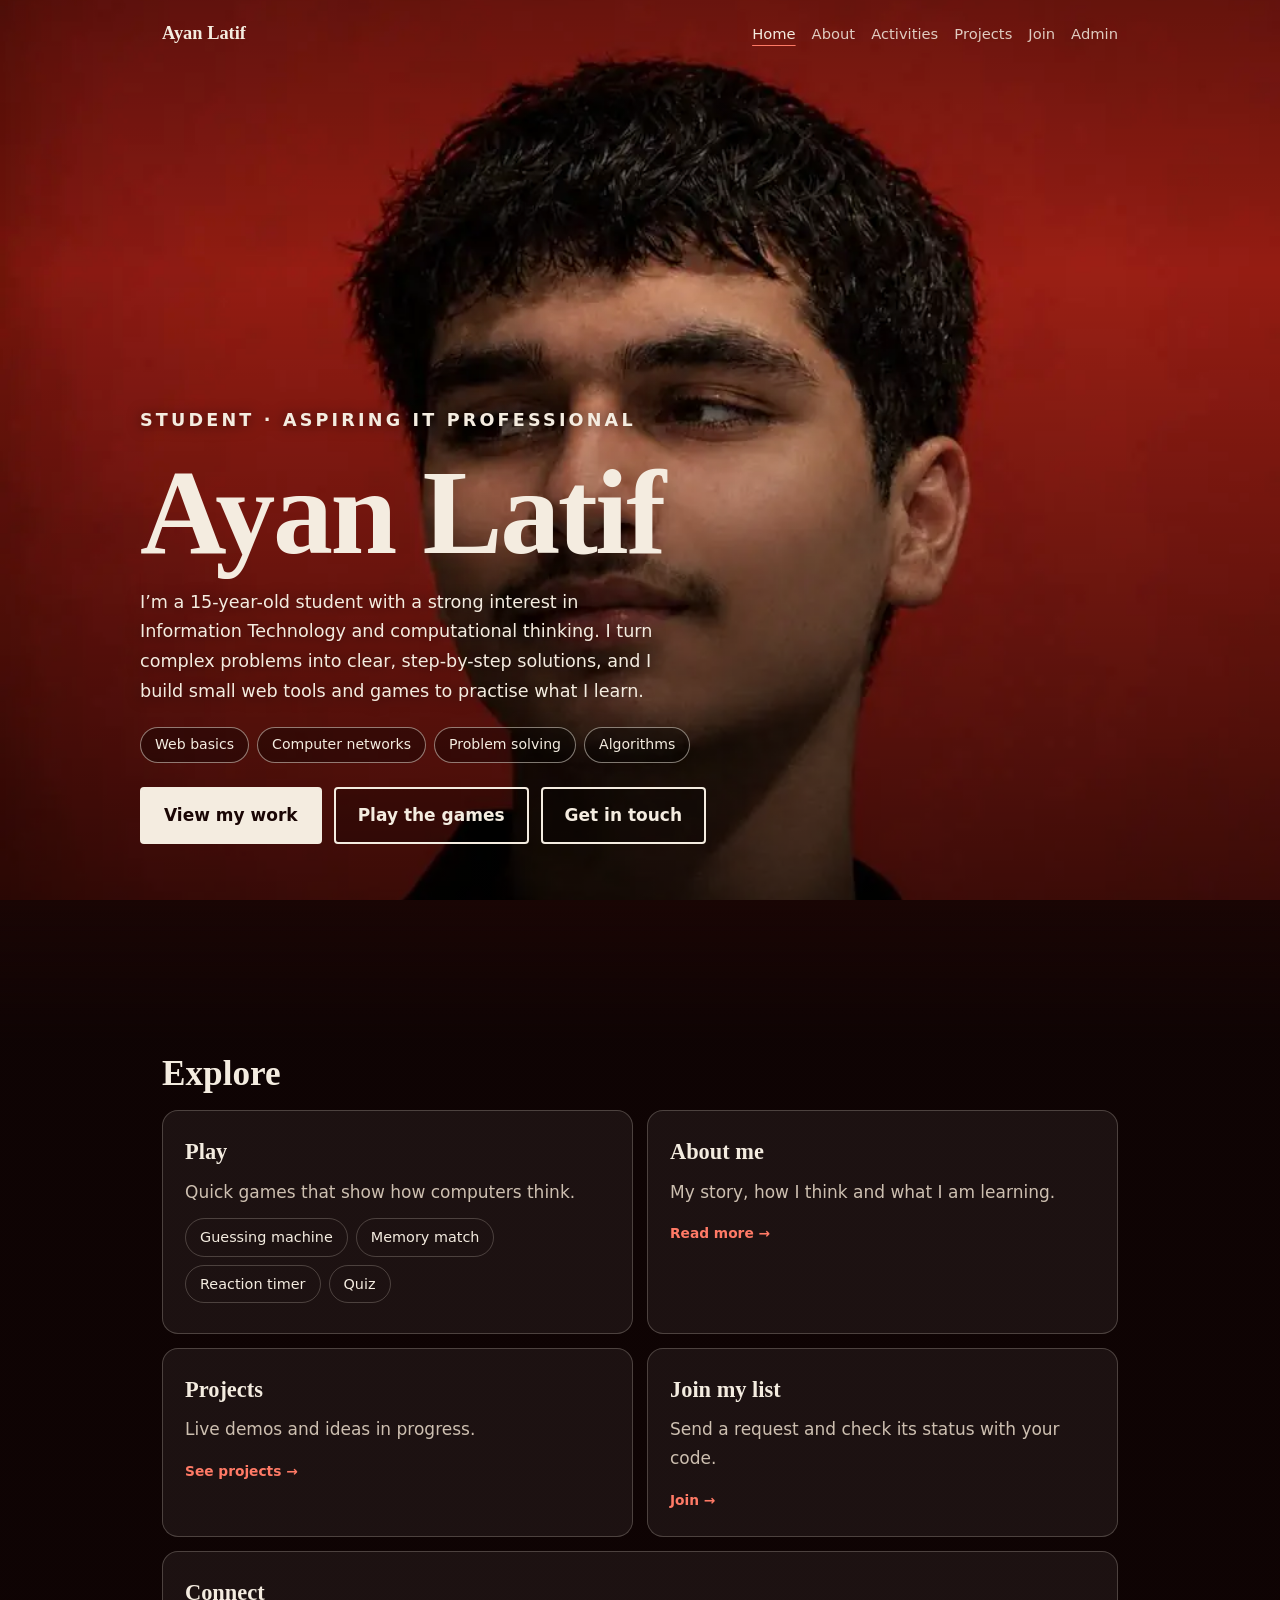
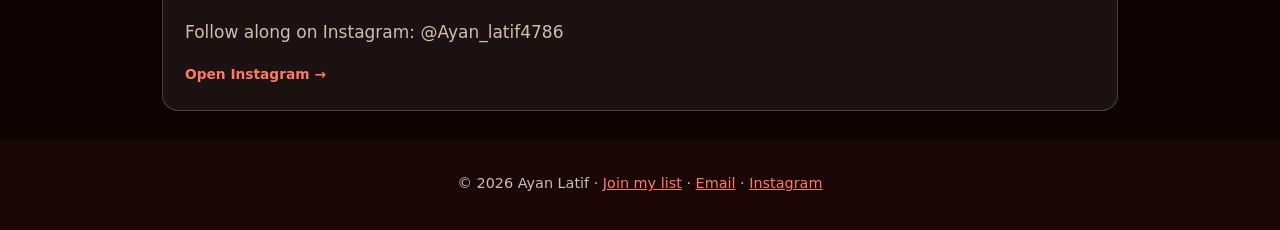
<file: index.html>
<!DOCTYPE html><html lang="en"><head><meta charset="utf-8"><meta name="viewport" content="width=device-width, initial-scale=1, viewport-fit=cover"><meta name="description" content="Ayan Latif is a 15-year-old student and aspiring IT professional who builds web tools and games."><meta property="og:title" content="Ayan Latif – Portfolio"><meta property="og:description" content="Ayan Latif, a 15-year-old student who loves Information Technology and computational thinking."><meta property="og:type" content="website"><meta property="og:site_name" content="Ayan Latif"><meta property="og:url" content="https://ayanlatif198-lab.github.io/"><meta property="og:image" content="https://ayanlatif198-lab.github.io/assets/og.jpg"><meta property="og:image:width" content="1200"><meta property="og:image:height" content="630"><meta property="og:image:alt" content="Ayan Latif, student and aspiring IT professional"><meta name="twitter:card" content="summary_large_image"><meta name="twitter:image" content="https://ayanlatif198-lab.github.io/assets/og.jpg"><meta name="theme-color" content="#1a0605"><link rel="icon" href="favicon.svg" type="image/svg+xml"><link rel="icon" href="favicon.ico" sizes="32x32"><link rel="apple-touch-icon" href="apple-touch-icon.png"><link rel="manifest" href="site.webmanifest"><title>Ayan Latif – Portfolio</title><link rel="preload" as="image" href="assets/bg.webp" type="image/webp"><link rel="stylesheet" href="assets/style.css?v=2"><script>document.documentElement.className="js"</script></head><body class=""><div class="bar" id="bar"></div><div class="bg"></div><header class="top"><a class="logo" href="index.html">Ayan Latif</a><nav><a href="index.html" aria-current="page">Home</a><a href="about.html">About</a><a href="activities.html">Activities</a><a href="projects.html">Projects</a><a href="join.html">Join</a><a href="admin.html">Admin</a></nav></header><main><div class="hero"><div class="intro"><p class="eyebrow">Student &middot; Aspiring IT professional</p><h1>Ayan Latif</h1>
<p>I&rsquo;m a 15-year-old student with a strong interest in Information Technology and computational thinking. I turn complex problems into clear, step-by-step solutions, and I build small web tools and games to practise what I learn.</p>
<ul class="chips"><li>Web basics</li><li>Computer networks</li><li>Problem solving</li><li>Algorithms</li></ul>
<div class="btns"><a class="btn solid" href="projects.html">View my work</a><a class="btn" href="activities.html">Play the games</a><a class="btn" href="join.html">Get in touch</a></div></div></div>
<div class="home"><div class="wrap"><h2>Explore</h2><div class="bento">
<div class="tile"><h3>Play</h3><p>Quick games that show how computers think.</p><div class="pills"><a href="activities.html#guess">Guessing machine</a><a href="activities.html#memory">Memory match</a><a href="activities.html#reaction">Reaction timer</a><a href="activities.html#quizc">Quiz</a></div></div>
<a class="tile" href="about.html"><h3>About me</h3><p>My story, how I think and what I am learning.</p><span class="tag">Read more &rarr;</span></a>
<a class="tile" href="projects.html"><h3>Projects</h3><p>Live demos and ideas in progress.</p><span class="tag">See projects &rarr;</span></a>
<a class="tile" href="join.html"><h3>Join my list</h3><p>Send a request and check its status with your code.</p><span class="tag">Join &rarr;</span></a>
<a class="tile wide" href="https://www.instagram.com/Ayan_latif4786/" target="_blank" rel="noopener"><h3>Connect</h3><p>Follow along on Instagram: @Ayan_latif4786</p><span class="tag">Open Instagram &rarr;</span></a>
</div></div></div></main><footer>&copy; 2026 Ayan Latif &middot; <a href="join.html">Join my list</a> &middot; <a href="mailto:ayanlatif198@gmail.com">Email</a> &middot; <a href="https://www.instagram.com/Ayan_latif4786/" target="_blank" rel="noopener">Instagram</a></footer><script src="assets/app.js?v=2" defer></script></body></html>
</file>
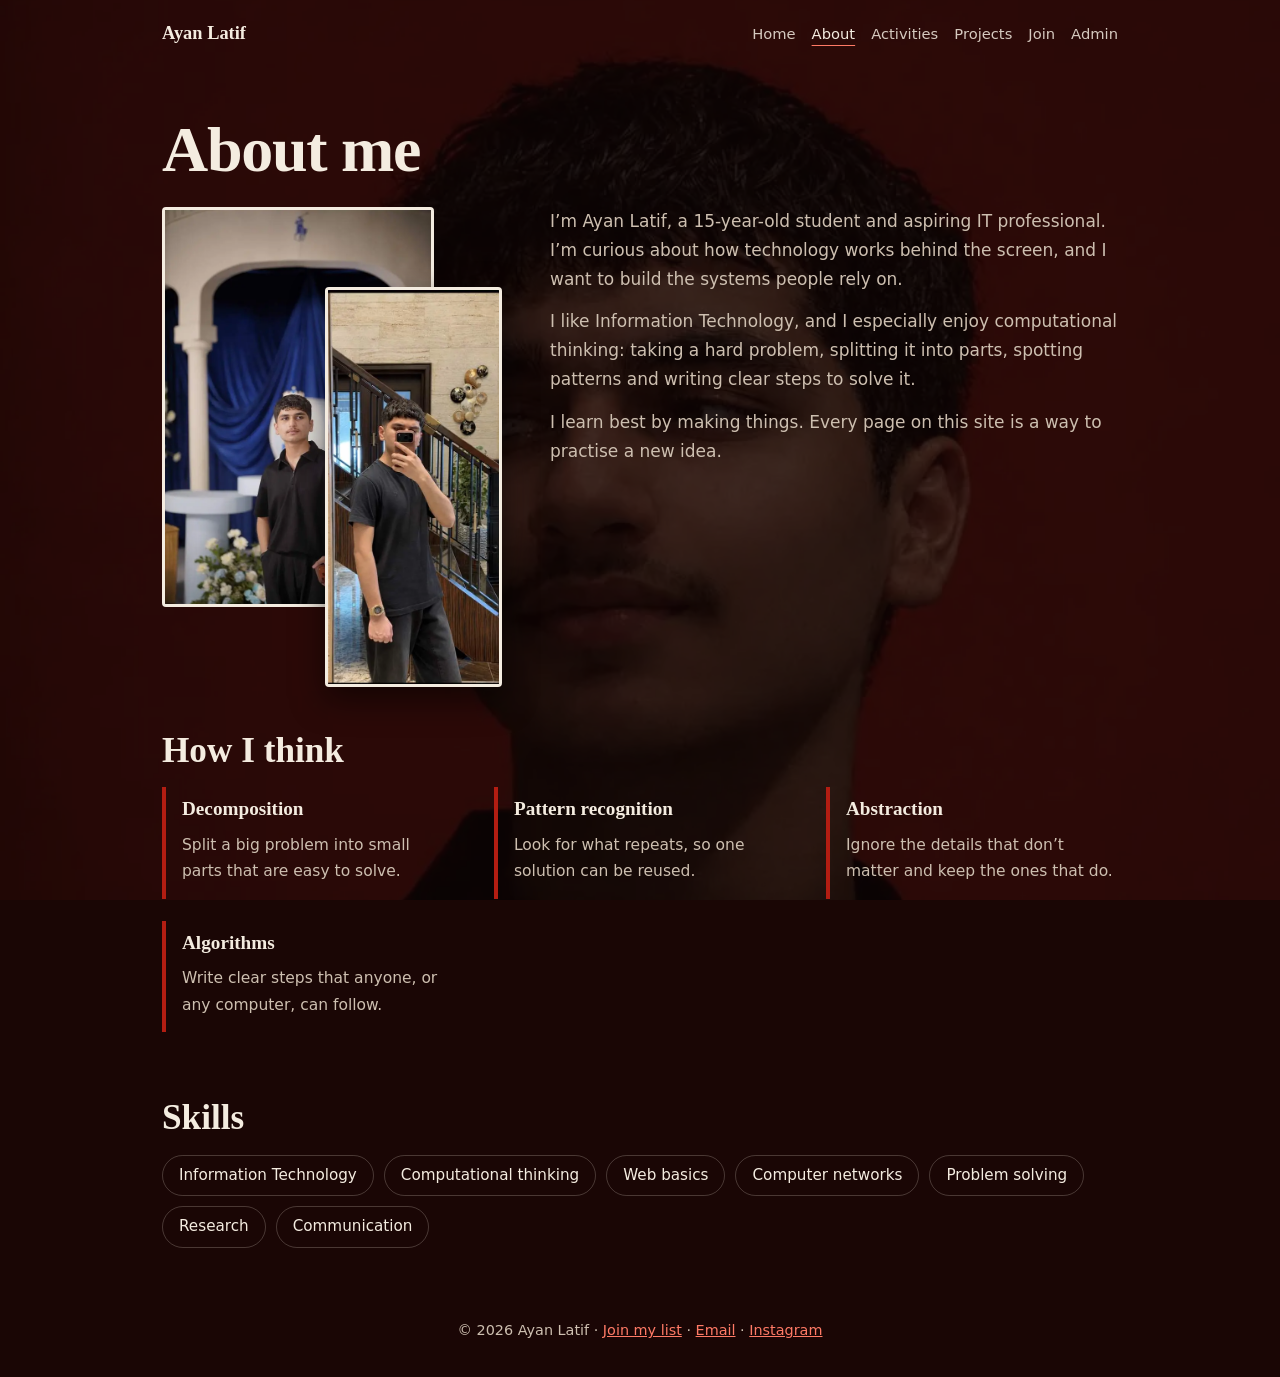
<file: about.html>
<!DOCTYPE html><html lang="en"><head><meta charset="utf-8"><meta name="viewport" content="width=device-width, initial-scale=1, viewport-fit=cover"><meta name="description" content="About Ayan Latif: a 15-year-old student into IT and computational thinking."><meta property="og:title" content="About – Ayan Latif"><meta property="og:description" content="About Ayan Latif: a 15-year-old student into IT and computational thinking."><meta property="og:type" content="website"><meta property="og:site_name" content="Ayan Latif"><meta property="og:url" content="https://ayanlatif198-lab.github.io/about.html"><meta property="og:image" content="https://ayanlatif198-lab.github.io/assets/og.jpg"><meta property="og:image:width" content="1200"><meta property="og:image:height" content="630"><meta property="og:image:alt" content="Ayan Latif, student and aspiring IT professional"><meta name="twitter:card" content="summary_large_image"><meta name="twitter:image" content="https://ayanlatif198-lab.github.io/assets/og.jpg"><meta name="theme-color" content="#1a0605"><link rel="icon" href="favicon.svg" type="image/svg+xml"><link rel="icon" href="favicon.ico" sizes="32x32"><link rel="apple-touch-icon" href="apple-touch-icon.png"><link rel="manifest" href="site.webmanifest"><title>About – Ayan Latif</title><link rel="stylesheet" href="assets/style.css?v=2"><script>document.documentElement.className="js"</script></head><body class="inner"><div class="bar" id="bar"></div><div class="bg"></div><header class="top"><a class="logo" href="index.html">Ayan Latif</a><nav><a href="index.html">Home</a><a href="about.html" aria-current="page">About</a><a href="activities.html">Activities</a><a href="projects.html">Projects</a><a href="join.html">Join</a><a href="admin.html">Admin</a></nav></header><main><div class="wrap page"><h1 class="pt">About me</h1><div class="about">
<div class="collage"><picture><source type="image/webp" srcset="assets/portrait.webp"><img class="a" src="assets/portrait.jpg" width="300" height="400" alt="Ayan in front of a blue velvet backdrop" decoding="async"></picture><picture><source type="image/webp" srcset="assets/mirror.webp"><img class="b" src="assets/mirror.jpg" width="300" height="400" alt="Ayan taking a mirror photo beside a staircase" loading="lazy" decoding="async"></picture></div>
<div><p>I&rsquo;m Ayan Latif, a 15-year-old student and aspiring IT professional. I&rsquo;m curious about how technology works behind the screen, and I want to build the systems people rely on.</p>
<p>I like Information Technology, and I especially enjoy computational thinking: taking a hard problem, splitting it into parts, spotting patterns and writing clear steps to solve it.</p>
<p>I learn best by making things. Every page on this site is a way to practise a new idea.</p></div></div>
<h2>How I think</h2><div class="grid">
<div class="item"><h3>Decomposition</h3><p>Split a big problem into small parts that are easy to solve.</p></div>
<div class="item"><h3>Pattern recognition</h3><p>Look for what repeats, so one solution can be reused.</p></div>
<div class="item"><h3>Abstraction</h3><p>Ignore the details that don&rsquo;t matter and keep the ones that do.</p></div>
<div class="item"><h3>Algorithms</h3><p>Write clear steps that anyone, or any computer, can follow.</p></div></div>
<h2>Skills</h2><ul class="skills"><li>Information Technology</li><li>Computational thinking</li><li>Web basics</li><li>Computer networks</li><li>Problem solving</li><li>Research</li><li>Communication</li></ul></div></main><footer>&copy; 2026 Ayan Latif &middot; <a href="join.html">Join my list</a> &middot; <a href="mailto:ayanlatif198@gmail.com">Email</a> &middot; <a href="https://www.instagram.com/Ayan_latif4786/" target="_blank" rel="noopener">Instagram</a></footer><script src="assets/app.js?v=2" defer></script></body></html>
</file>
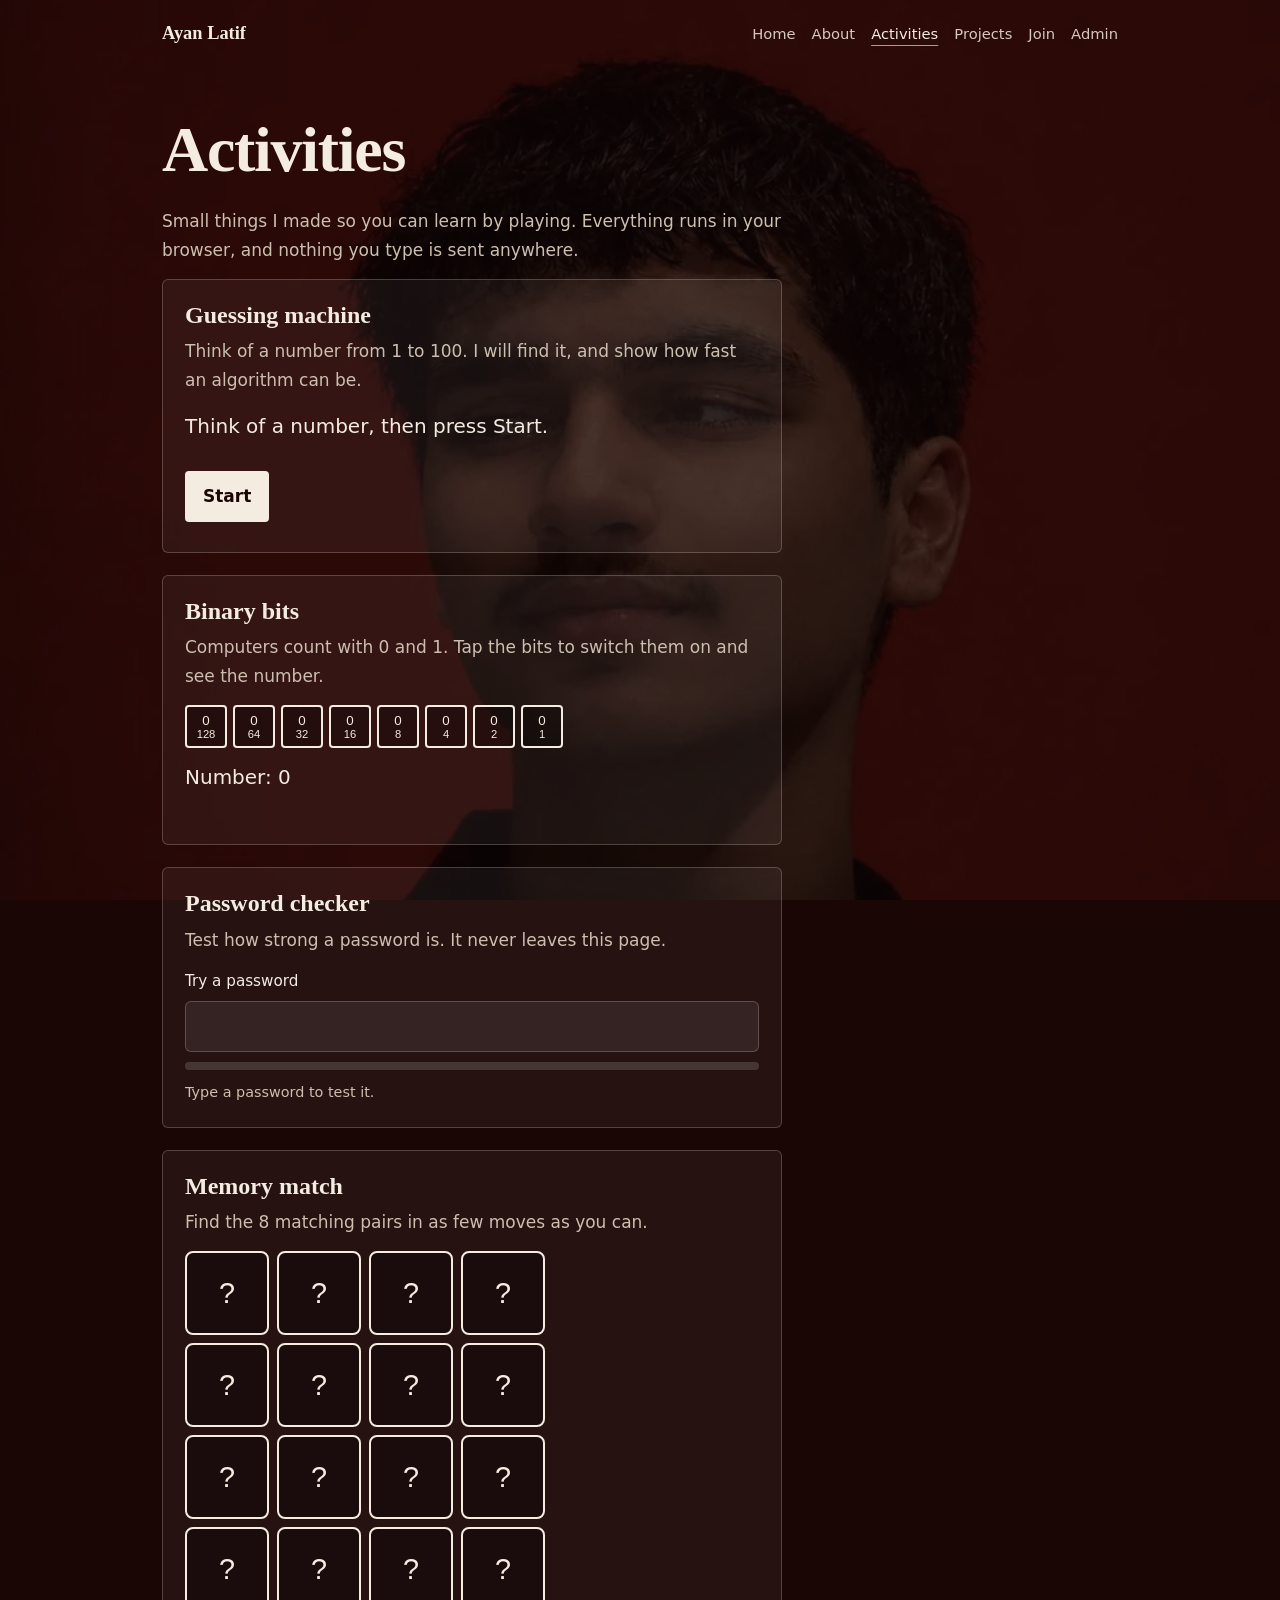
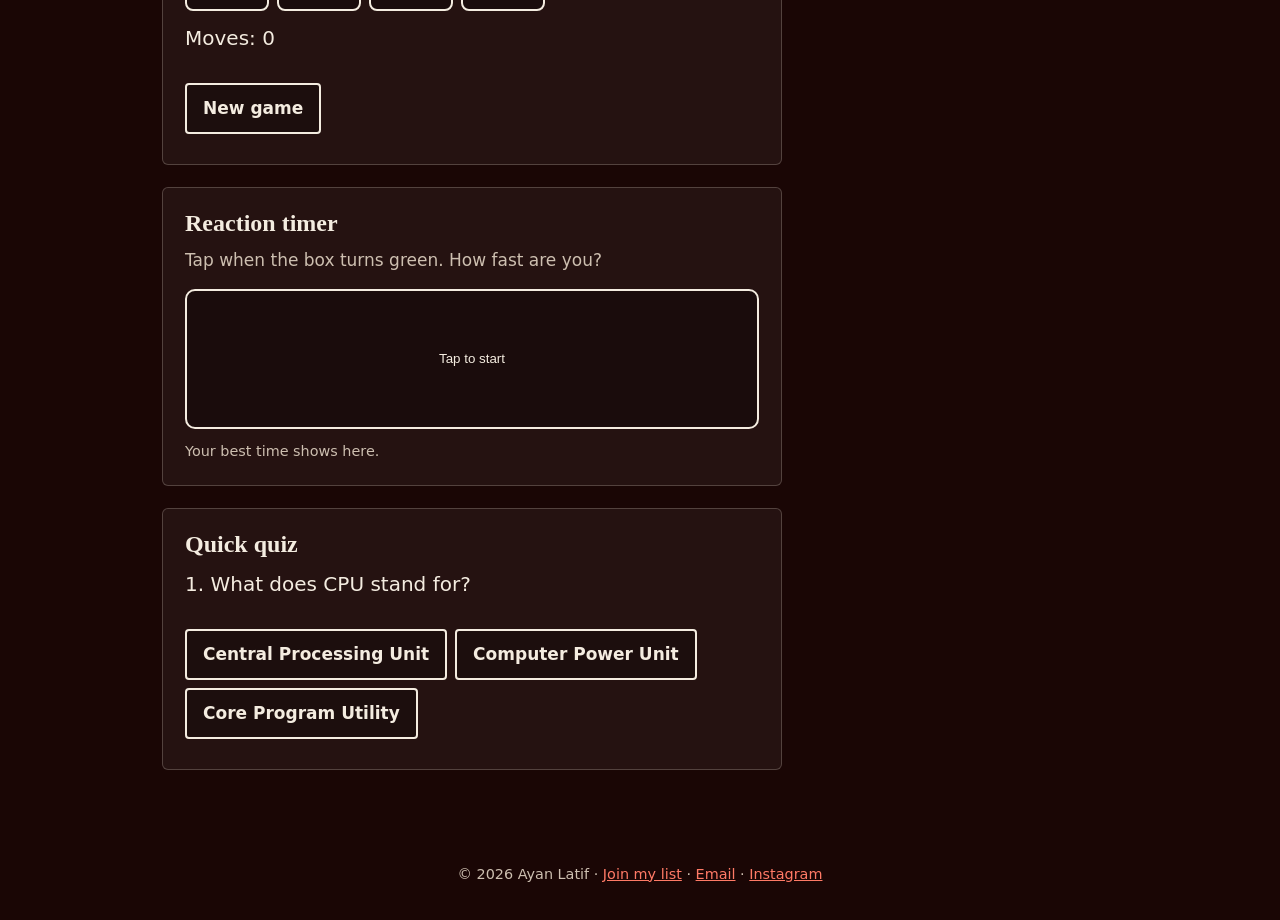
<file: activities.html>
<!DOCTYPE html><html lang="en"><head><meta charset="utf-8"><meta name="viewport" content="width=device-width, initial-scale=1, viewport-fit=cover"><meta name="description" content="Play with small tools I made: a guessing machine, binary bits, a password checker and a quiz."><meta property="og:title" content="Activities – Ayan Latif"><meta property="og:description" content="Play with small tools I made: a guessing machine, binary bits, a password checker and a quiz."><meta property="og:type" content="website"><meta property="og:site_name" content="Ayan Latif"><meta property="og:url" content="https://ayanlatif198-lab.github.io/activities.html"><meta property="og:image" content="https://ayanlatif198-lab.github.io/assets/og.jpg"><meta property="og:image:width" content="1200"><meta property="og:image:height" content="630"><meta property="og:image:alt" content="Ayan Latif, student and aspiring IT professional"><meta name="twitter:card" content="summary_large_image"><meta name="twitter:image" content="https://ayanlatif198-lab.github.io/assets/og.jpg"><meta name="theme-color" content="#1a0605"><link rel="icon" href="favicon.svg" type="image/svg+xml"><link rel="icon" href="favicon.ico" sizes="32x32"><link rel="apple-touch-icon" href="apple-touch-icon.png"><link rel="manifest" href="site.webmanifest"><title>Activities – Ayan Latif</title><link rel="stylesheet" href="assets/style.css?v=2"><script>document.documentElement.className="js"</script></head><body class="inner"><div class="bar" id="bar"></div><div class="bg"></div><header class="top"><a class="logo" href="index.html">Ayan Latif</a><nav><a href="index.html">Home</a><a href="about.html">About</a><a href="activities.html" aria-current="page">Activities</a><a href="projects.html">Projects</a><a href="join.html">Join</a><a href="admin.html">Admin</a></nav></header><main><div class="wrap page"><h1 class="pt">Activities</h1><p>Small things I made so you can learn by playing. Everything runs in your browser, and nothing you type is sent anywhere.</p>
<div class="card" id="guess"><h2>Guessing machine</h2><p>Think of a number from 1 to 100. I will find it, and show how fast an algorithm can be.</p><p class="q" id="q" aria-live="polite">Think of a number, then press Start.</p>
<button class="btn solid" id="start" type="button">Start</button><button class="btn" id="hi" type="button" hidden>Higher</button><button class="btn" id="lo" type="button" hidden>Lower</button><button class="btn" id="yes" type="button" hidden>Yes</button></div>
<div class="card" id="binary"><h2>Binary bits</h2><p>Computers count with 0 and 1. Tap the bits to switch them on and see the number.</p><div class="bits" id="bits"></div><p class="q">Number: <span id="bn">0</span></p></div>
<div class="card" id="password"><h2>Password checker</h2><p>Test how strong a password is. It never leaves this page.</p><label>Try a password<input id="pw" type="password" autocomplete="off"></label><div class="meter"><i id="pm"></i></div><p class="note" id="pr" aria-live="polite">Type a password to test it.</p></div>
<div class="card" id="memory"><h2>Memory match</h2><p>Find the 8 matching pairs in as few moves as you can.</p><div class="mem" id="mem"></div><p class="q" id="mv">Moves: 0</p><button class="btn" id="mr" type="button">New game</button></div>
<div class="card" id="reaction"><h2>Reaction timer</h2><p>Tap when the box turns green. How fast are you?</p><button class="rx" id="rx" type="button">Tap to start</button><p class="note" id="rtx" aria-live="polite">Your best time shows here.</p></div>
<div class="card" id="quizc"><h2>Quick quiz</h2><div id="quiz"></div></div></div></main><footer>&copy; 2026 Ayan Latif &middot; <a href="join.html">Join my list</a> &middot; <a href="mailto:ayanlatif198@gmail.com">Email</a> &middot; <a href="https://www.instagram.com/Ayan_latif4786/" target="_blank" rel="noopener">Instagram</a></footer><script src="assets/app.js?v=2" defer></script><script src="assets/lab.js?v=2" defer></script></body></html>
</file>
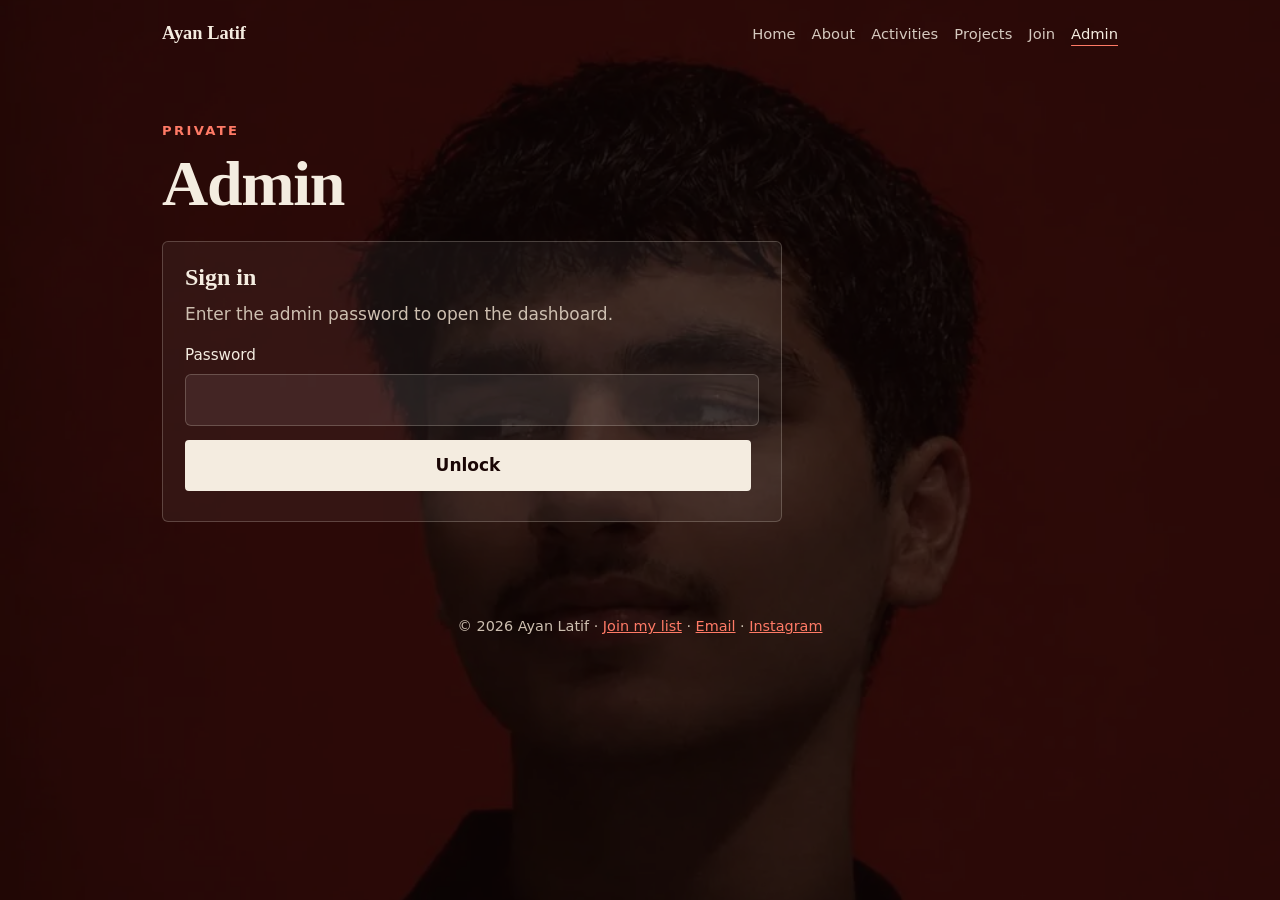
<file: admin.html>
<!DOCTYPE html><html lang="en"><head><meta charset="utf-8"><meta name="robots" content="noindex,nofollow"><meta name="viewport" content="width=device-width, initial-scale=1, viewport-fit=cover"><meta name="description" content="Admin sign in."><meta property="og:title" content="Ayan Latif"><meta property="og:description" content="About Ayan Latif: a 15-year-old student into IT and computational thinking."><meta property="og:type" content="website"><meta property="og:site_name" content="Ayan Latif"><meta property="og:url" content="https://ayanlatif198-lab.github.io/admin.html"><meta property="og:image" content="https://ayanlatif198-lab.github.io/assets/og.jpg"><meta property="og:image:width" content="1200"><meta property="og:image:height" content="630"><meta property="og:image:alt" content="Ayan Latif, student and aspiring IT professional"><meta name="twitter:card" content="summary_large_image"><meta name="twitter:image" content="https://ayanlatif198-lab.github.io/assets/og.jpg"><meta name="theme-color" content="#1a0605"><link rel="icon" href="favicon.svg" type="image/svg+xml"><link rel="icon" href="favicon.ico" sizes="32x32"><link rel="apple-touch-icon" href="apple-touch-icon.png"><link rel="manifest" href="site.webmanifest"><title>Admin – Ayan Latif</title><link rel="stylesheet" href="assets/style.css?v=2"><script>document.documentElement.className="js"</script></head><body class="inner"><div class="bar" id="bar"></div><div class="bg"></div><header class="top"><a class="logo" href="index.html">Ayan Latif</a><nav><a href="index.html">Home</a><a href="about.html">About</a><a href="activities.html">Activities</a><a href="projects.html">Projects</a><a href="join.html">Join</a><a href="admin.html" aria-current="page">Admin</a></nav></header><main><div class="wrap page"><p class="eyebrow">Private</p><h1 class="pt">Admin</h1><div class="card"><h2>Sign in</h2><p>Enter the admin password to open the dashboard.</p><form id="lf"><label>Password<input id="lp" type="password" autocomplete="current-password" required></label><button class="btn solid" id="lb" type="submit">Unlock</button></form><p class="note" id="lm" aria-live="polite"></p></div></div></main><footer>&copy; 2026 Ayan Latif &middot; <a href="join.html">Join my list</a> &middot; <a href="mailto:ayanlatif198@gmail.com">Email</a> &middot; <a href="https://www.instagram.com/Ayan_latif4786/" target="_blank" rel="noopener">Instagram</a></footer><script src="assets/app.js?v=2" defer></script><script src="assets/admin.js?v=2" defer></script></body></html>
</file>
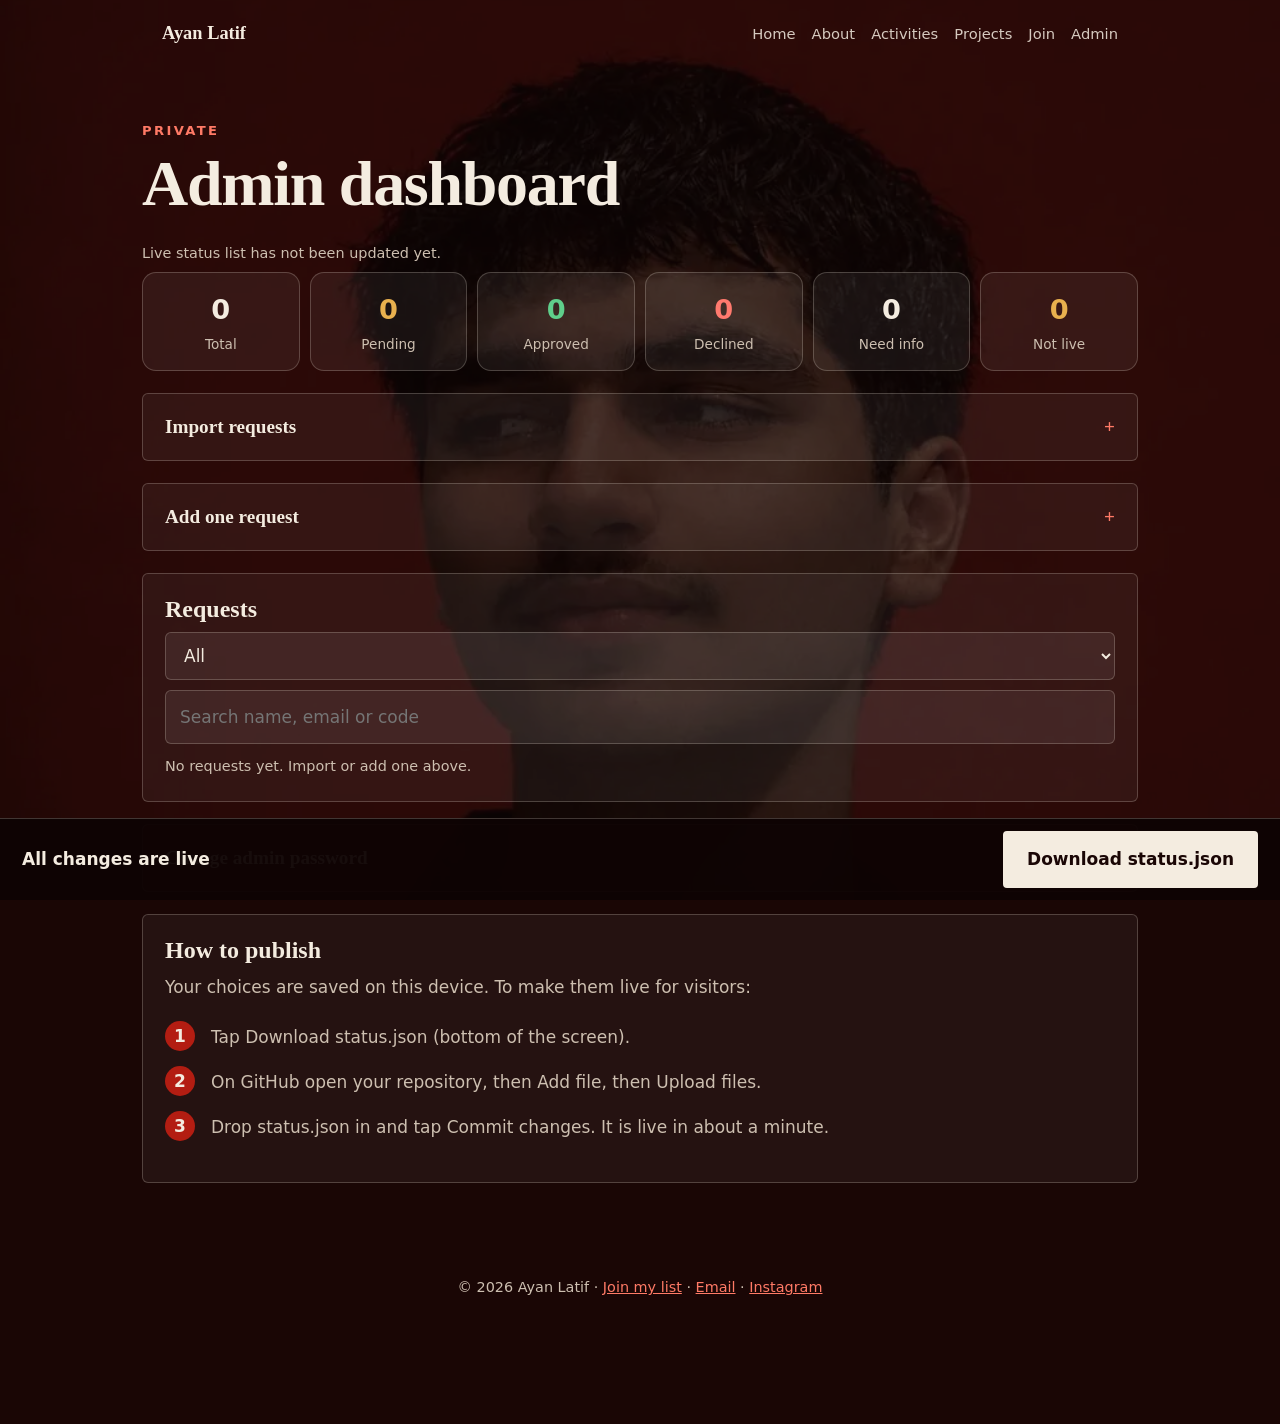
<file: desk-5fb420d002d6.html>
<!DOCTYPE html><html lang="en"><head><meta charset="utf-8"><meta name="viewport" content="width=device-width, initial-scale=1, viewport-fit=cover"><meta name="description" content="Private owner tools."><meta property="og:title" content="Owner desk"><meta property="og:description" content="Private owner tools."><meta name="theme-color" content="#1a0605"><link rel="icon" href="favicon.svg" type="image/svg+xml"><link rel="icon" href="favicon.ico" sizes="32x32"><link rel="apple-touch-icon" href="apple-touch-icon.png"><link rel="manifest" href="site.webmanifest"><title>Admin dashboard</title><meta name="robots" content="noindex,nofollow"><link rel="stylesheet" href="assets/style.css?v=2"><script>document.documentElement.className="js"</script></head><body class="inner owner"><div class="bar" id="bar"></div><div class="bg"></div><header class="top"><a class="logo" href="index.html">Ayan Latif</a><nav><a href="index.html">Home</a><a href="about.html">About</a><a href="activities.html">Activities</a><a href="projects.html">Projects</a><a href="join.html">Join</a><a href="admin.html">Admin</a></nav></header><main><div class="wrap page"><p class="eyebrow">Private</p><h1 class="pt">Admin dashboard</h1>
<p class="note" id="lu">Checking the live status list...</p>
<div class="stats" id="stats"></div>
<details class="card"><summary>Import requests</summary><p>New requests arrive in your email. Copy the text of a request email and paste it below, or choose a CSV file.</p><label>CSV file<input id="cf" type="file" accept=".csv,text/csv"></label>
<form id="pf"><label>Or paste the request email text<textarea id="pt" rows="3"></textarea></label><button class="btn solid" type="submit">Import pasted text</button></form><p class="note" id="im" aria-live="polite"></p></details>
<details class="card"><summary>Add one request</summary><form id="af"><label>Request code<input id="ac" placeholder="AY-XXXXX" required autocomplete="off"></label><label>Name<input id="an"></label><label>Email<input id="ae" type="email"></label><button class="btn solid" type="submit">Add</button></form></details>
<div class="card"><h2>Requests</h2><div class="bar2"><select id="fl" aria-label="Filter"><option value="all">All</option><option value="pending">Pending</option><option value="approved">Approved</option><option value="declined">Declined</option><option value="info">Need info</option></select><input id="sq" placeholder="Search name, email or code"></div><div id="list" class="reqs"></div></div>
<details class="card"><summary>Change admin password</summary><form id="pwf"><label>New password (8 or more characters)<input id="np" type="password" minlength="8" autocomplete="new-password" required></label><label>Repeat it<input id="np2" type="password" minlength="8" autocomplete="new-password" required></label><button class="btn solid" type="submit">Set new password</button></form><p class="note" id="pwm" aria-live="polite">Choose a password, tap Set new password, then follow the steps that appear.</p><textarea id="vt" rows="4" readonly hidden></textarea><button class="btn" id="vc" type="button" hidden>Copy new lock text</button></details>
<div class="card"><h2>How to publish</h2><p>Your choices are saved on this device. To make them live for visitors:</p>
<ol class="steps"><li>Tap Download status.json (bottom of the screen).</li><li>On GitHub open your repository, then Add file, then Upload files.</li><li>Drop status.json in and tap Commit changes. It is live in about a minute.</li></ol><p class="note" id="pm" aria-live="polite"></p></div></div>
<div class="pubbar"><span id="dirty"></span><button class="btn solid" id="pub" type="button">Download status.json</button></div></main><footer>&copy; 2026 Ayan Latif &middot; <a href="join.html">Join my list</a> &middot; <a href="mailto:ayanlatif198@gmail.com">Email</a> &middot; <a href="https://www.instagram.com/Ayan_latif4786/" target="_blank" rel="noopener">Instagram</a></footer><script src="assets/app.js?v=2" defer></script><script src="assets/desk.js?v=2" defer></script></body></html>
</file>
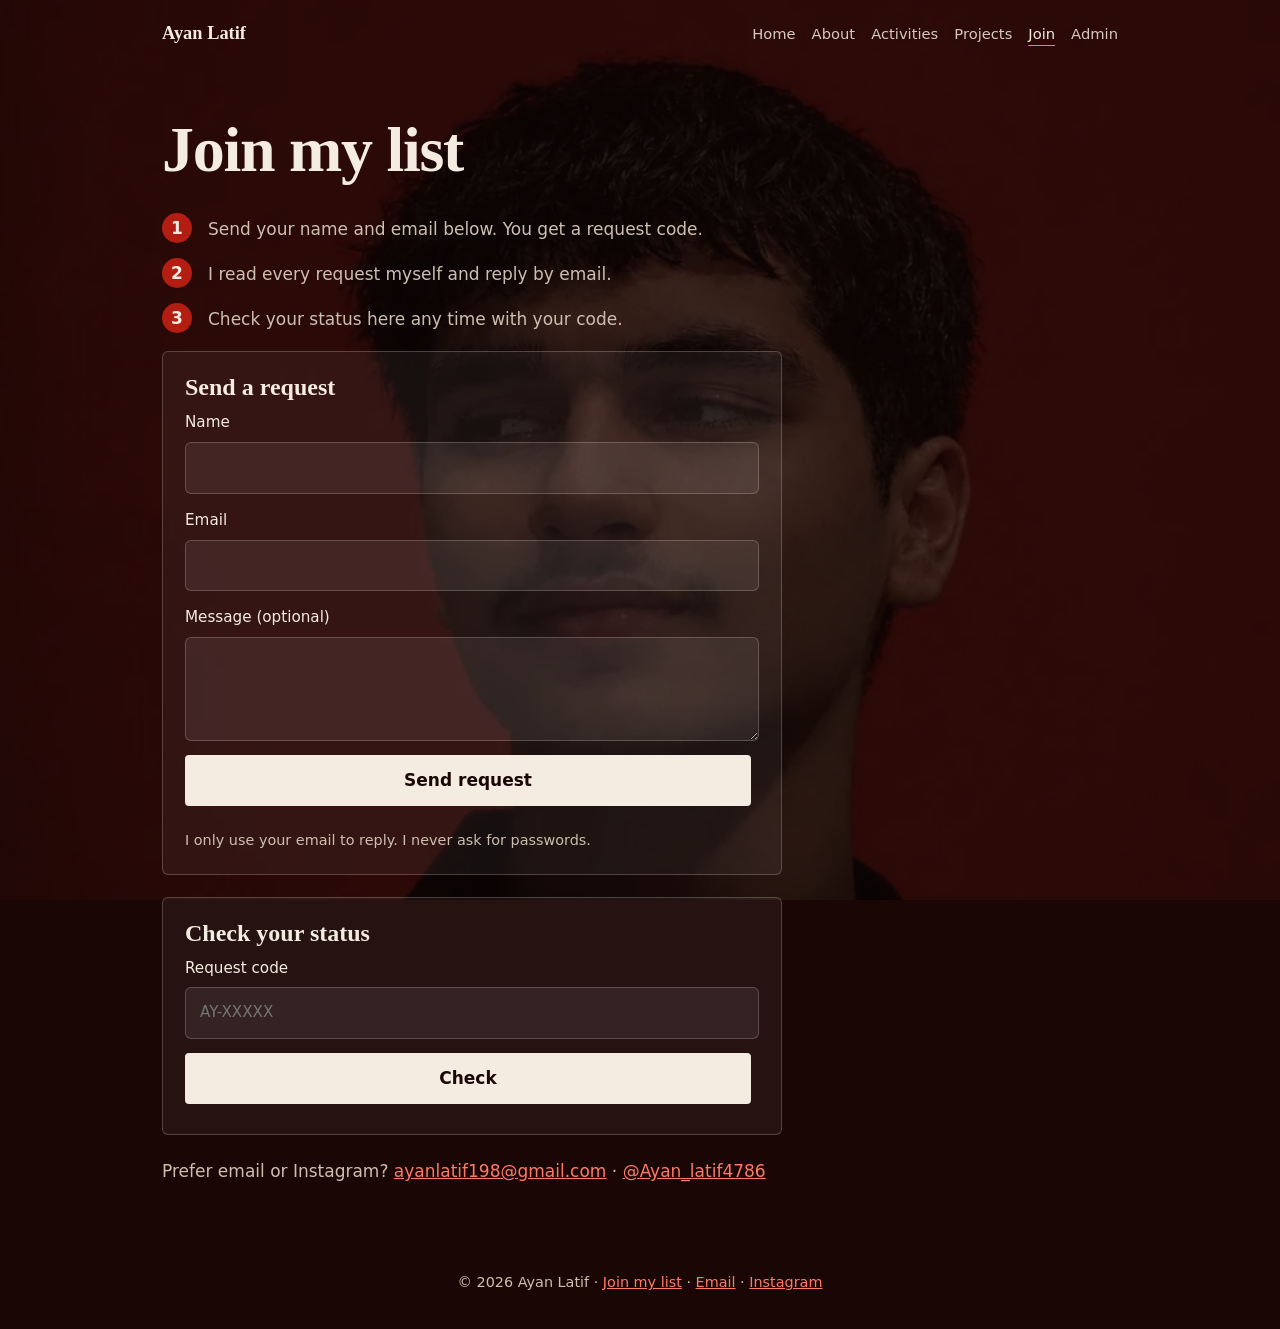
<file: join.html>
<!DOCTYPE html><html lang="en"><head><meta charset="utf-8"><meta name="viewport" content="width=device-width, initial-scale=1, viewport-fit=cover"><meta name="description" content="Send a request to join Ayan Latif’s list and check its status."><meta property="og:title" content="Join my list – Ayan Latif"><meta property="og:description" content="Send a request to join Ayan Latif’s list and check its status."><meta property="og:type" content="website"><meta property="og:site_name" content="Ayan Latif"><meta property="og:url" content="https://ayanlatif198-lab.github.io/join.html"><meta property="og:image" content="https://ayanlatif198-lab.github.io/assets/og.jpg"><meta property="og:image:width" content="1200"><meta property="og:image:height" content="630"><meta property="og:image:alt" content="Ayan Latif, student and aspiring IT professional"><meta name="twitter:card" content="summary_large_image"><meta name="twitter:image" content="https://ayanlatif198-lab.github.io/assets/og.jpg"><meta name="theme-color" content="#1a0605"><link rel="icon" href="favicon.svg" type="image/svg+xml"><link rel="icon" href="favicon.ico" sizes="32x32"><link rel="apple-touch-icon" href="apple-touch-icon.png"><link rel="manifest" href="site.webmanifest"><title>Join my list – Ayan Latif</title><link rel="stylesheet" href="assets/style.css?v=2"><script>document.documentElement.className="js"</script></head><body class="inner"><div class="bar" id="bar"></div><div class="bg"></div><header class="top"><a class="logo" href="index.html">Ayan Latif</a><nav><a href="index.html">Home</a><a href="about.html">About</a><a href="activities.html">Activities</a><a href="projects.html">Projects</a><a href="join.html" aria-current="page">Join</a><a href="admin.html">Admin</a></nav></header><main><div class="wrap page"><h1 class="pt">Join my list</h1>
<ol class="steps"><li>Send your name and email below. You get a request code.</li><li>I read every request myself and reply by email.</li><li>Check your status here any time with your code.</li></ol>
<div class="card"><h2>Send a request</h2>
<form id="f" name="join"><input type="hidden" name="code"><p hidden><label>Leave empty <input name="bot-field"></label></p>
<label>Name<input name="name" required autocomplete="name"></label><label>Email<input name="email" type="email" required autocomplete="email"></label><label>Message (optional)<textarea name="message" rows="3"></textarea></label>
<button class="btn solid" type="submit">Send request</button><p class="note">I only use your email to reply. I never ask for passwords.</p><p class="note" id="err" hidden>That did not send. <a id="em" href="#">Tap here to email your request instead</a>, or write to ayanlatif198@gmail.com.</p></form>
<div id="ok" hidden><p>Thanks! Your request is sent. Save your request code:</p><p class="code" id="mycode"></p><button class="btn" id="cp" type="button">Copy code</button><p class="note">Use it below to check your status.</p></div></div>
<div class="card"><h2>Check your status</h2><form id="chk"><label>Request code<input id="ck" placeholder="AY-XXXXX" autocomplete="off"></label><button class="btn solid" type="submit">Check</button></form><p id="res" aria-live="polite" hidden></p></div>
<p>Prefer email or Instagram? <a href="mailto:ayanlatif198@gmail.com">ayanlatif198@gmail.com</a> &middot; <a href="https://www.instagram.com/Ayan_latif4786/" target="_blank" rel="noopener">@Ayan_latif4786</a></p></div></main><footer>&copy; 2026 Ayan Latif &middot; <a href="join.html">Join my list</a> &middot; <a href="mailto:ayanlatif198@gmail.com">Email</a> &middot; <a href="https://www.instagram.com/Ayan_latif4786/" target="_blank" rel="noopener">Instagram</a></footer><script src="assets/app.js?v=2" defer></script><script src="assets/join.js?v=2" defer></script></body></html>
</file>
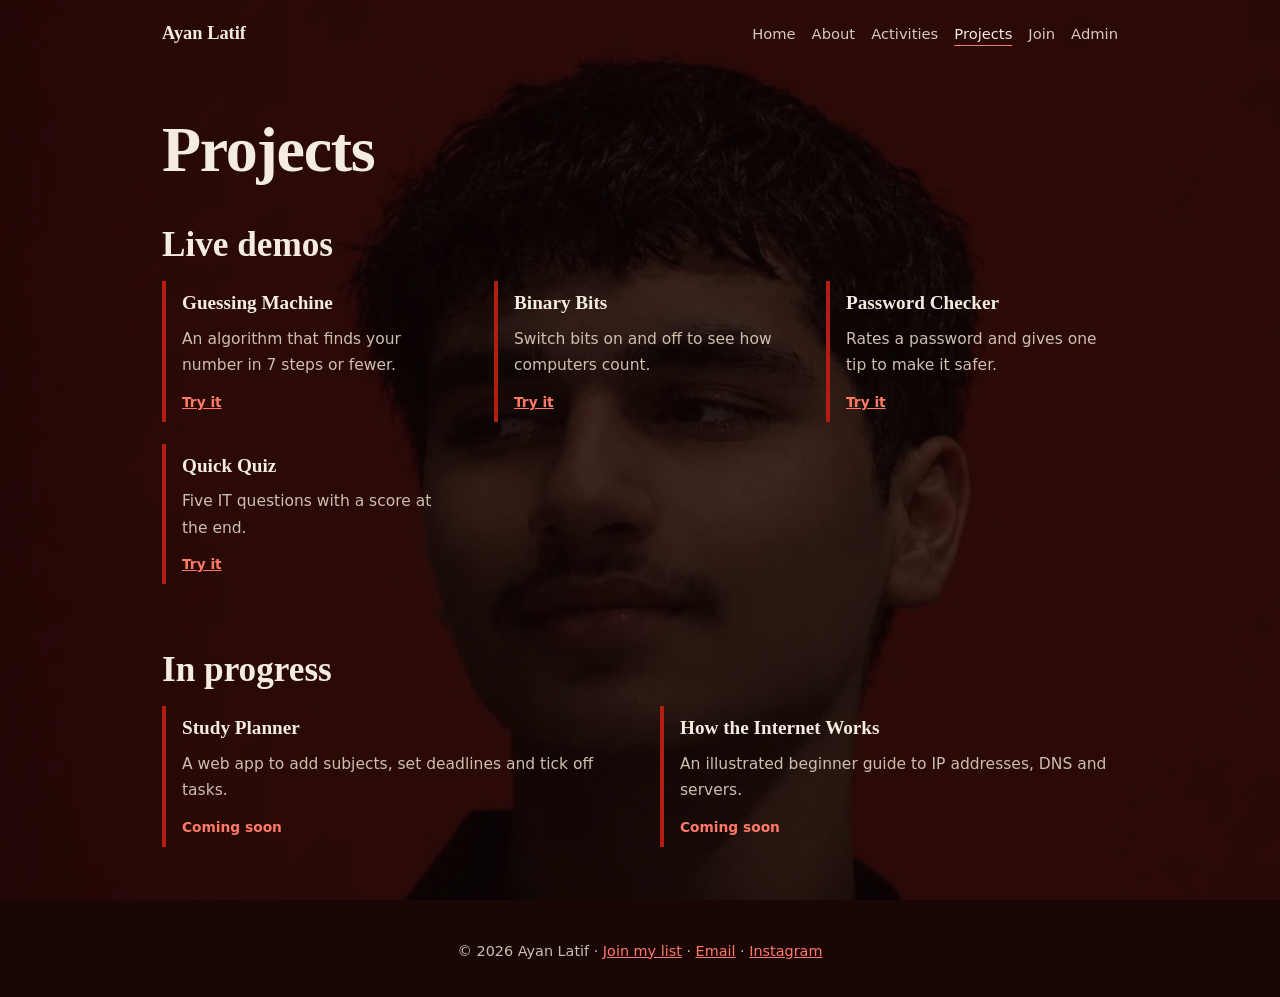
<file: projects.html>
<!DOCTYPE html><html lang="en"><head><meta charset="utf-8"><meta name="viewport" content="width=device-width, initial-scale=1, viewport-fit=cover"><meta name="description" content="Projects by Ayan Latif: live demos and ideas in progress."><meta property="og:title" content="Projects – Ayan Latif"><meta property="og:description" content="Projects by Ayan Latif: live demos and ideas in progress."><meta property="og:type" content="website"><meta property="og:site_name" content="Ayan Latif"><meta property="og:url" content="https://ayanlatif198-lab.github.io/projects.html"><meta property="og:image" content="https://ayanlatif198-lab.github.io/assets/og.jpg"><meta property="og:image:width" content="1200"><meta property="og:image:height" content="630"><meta property="og:image:alt" content="Ayan Latif, student and aspiring IT professional"><meta name="twitter:card" content="summary_large_image"><meta name="twitter:image" content="https://ayanlatif198-lab.github.io/assets/og.jpg"><meta name="theme-color" content="#1a0605"><link rel="icon" href="favicon.svg" type="image/svg+xml"><link rel="icon" href="favicon.ico" sizes="32x32"><link rel="apple-touch-icon" href="apple-touch-icon.png"><link rel="manifest" href="site.webmanifest"><title>Projects – Ayan Latif</title><link rel="stylesheet" href="assets/style.css?v=2"><script>document.documentElement.className="js"</script></head><body class="inner"><div class="bar" id="bar"></div><div class="bg"></div><header class="top"><a class="logo" href="index.html">Ayan Latif</a><nav><a href="index.html">Home</a><a href="about.html">About</a><a href="activities.html">Activities</a><a href="projects.html" aria-current="page">Projects</a><a href="join.html">Join</a><a href="admin.html">Admin</a></nav></header><main><div class="wrap page"><h1 class="pt">Projects</h1><h2>Live demos</h2><div class="grid">
<div class="item"><h3>Guessing Machine</h3><p>An algorithm that finds your number in 7 steps or fewer.</p><a class="tag" href="activities.html#guess">Try it</a></div>
<div class="item"><h3>Binary Bits</h3><p>Switch bits on and off to see how computers count.</p><a class="tag" href="activities.html#binary">Try it</a></div>
<div class="item"><h3>Password Checker</h3><p>Rates a password and gives one tip to make it safer.</p><a class="tag" href="activities.html#password">Try it</a></div>
<div class="item"><h3>Quick Quiz</h3><p>Five IT questions with a score at the end.</p><a class="tag" href="activities.html#quizc">Try it</a></div></div>
<h2>In progress</h2><div class="grid">
<div class="item"><h3>Study Planner</h3><p>A web app to add subjects, set deadlines and tick off tasks.</p><span class="tag">Coming soon</span></div>
<div class="item"><h3>How the Internet Works</h3><p>An illustrated beginner guide to IP addresses, DNS and servers.</p><span class="tag">Coming soon</span></div></div></div></main><footer>&copy; 2026 Ayan Latif &middot; <a href="join.html">Join my list</a> &middot; <a href="mailto:ayanlatif198@gmail.com">Email</a> &middot; <a href="https://www.instagram.com/Ayan_latif4786/" target="_blank" rel="noopener">Instagram</a></footer><script src="assets/app.js?v=2" defer></script></body></html>
</file>
<file: assets/style.css>
:root{--ink:#f4ece0;--muted:#cdbfb0;--accent:#ff7a66;--red:#b31d12;--dark:rgba(14,4,4,.9);--line:rgba(244,236,224,.22);color-scheme:dark;box-sizing:border-box}
*{box-sizing:border-box}[hidden]{display:none!important}
@view-transition{navigation:auto}
html{scroll-behavior:smooth;background:#1a0605}
body{margin:0;color:var(--ink);font:17px/1.7 "Trebuchet MS","Segoe UI",system-ui,sans-serif;-webkit-text-size-adjust:100%;padding-bottom:env(safe-area-inset-bottom,0px)}
h1,h2,h3,.logo{font-family:"Palatino Linotype",Palatino,"Book Antiqua",Georgia,serif}
a{color:var(--accent)}:focus-visible{outline:3px solid var(--ink);outline-offset:3px}
.bg{position:fixed;inset:0;z-index:-1;background:#a31b12 url(bg.jpg) 50% 18%/cover no-repeat;transform:translateZ(0)}
.bg:after{content:"";position:absolute;inset:0;background:linear-gradient(rgba(0,0,0,.3),rgba(0,0,0,0) 30%,rgba(0,0,0,.6))}
.inner .bg:after{background:rgba(14,4,4,.78)}
.bar{position:fixed;top:0;left:0;right:0;height:3px;background:var(--accent);transform:scaleX(0);transform-origin:left;z-index:5;pointer-events:none}
.top{position:absolute;top:0;left:0;right:0;z-index:2;display:flex;justify-content:space-between;align-items:center;gap:10px;flex-wrap:wrap;padding:calc(18px + env(safe-area-inset-top,0px)) 22px 0;max-width:1000px;margin:0 auto}
.logo{color:var(--ink);text-decoration:none;font-weight:700;font-size:1.15rem}
nav{display:flex;gap:16px;flex-wrap:wrap}nav a{color:var(--ink);text-decoration:none;font-size:.92rem;opacity:.85}
nav a:hover,nav a[aria-current]{opacity:1;text-decoration:underline;text-decoration-color:var(--accent);text-underline-offset:6px}
.hero{min-height:100vh;display:flex;align-items:flex-end;padding:120px 22px 56px}
@supports(min-height:100svh){.hero{min-height:100svh}}
.intro{max-width:1000px;width:100%;margin:0 auto;animation:rise .9s ease-out both}
h1{font-size:clamp(3.2rem,13vw,7.5rem);line-height:.95;margin:0 0 18px;letter-spacing:-.02em}
h1.pt{font-size:clamp(2.4rem,8vw,4rem);margin-bottom:26px}
.intro p{max-width:30em;margin:0 0 20px;font-size:1.1rem;text-shadow:0 1px 14px rgba(0,0,0,.6)}
.chips{display:flex;flex-wrap:wrap;gap:8px;list-style:none;margin:0 0 24px;padding:0}
.chips li{border:1px solid rgba(244,236,224,.5);padding:5px 14px;border-radius:99px;font-size:.88rem;background:rgba(0,0,0,.35)}
.btns{display:flex;gap:12px;flex-wrap:wrap}
.btn{display:inline-block;padding:12px 22px;border-radius:4px;text-decoration:none;border:2px solid var(--ink);font:inherit;font-weight:700;cursor:pointer;color:var(--ink);background:rgba(0,0,0,.25)}
.btn.solid{background:var(--ink);color:#1a0605}.btn:hover{background:var(--accent);border-color:var(--accent);color:#1a0605}
@keyframes rise{from{opacity:0;transform:translateY(24px)}to{opacity:1;transform:none}}
.wrap{max-width:1000px;margin:0 auto;padding:0 22px}.page{padding:120px 22px 40px}
.home{background:linear-gradient(rgba(14,4,4,0),var(--dark) 140px);padding-top:110px;padding-bottom:30px}
h2{font-size:clamp(1.6rem,4.5vw,2.2rem);margin:44px 0 16px;line-height:1.15}h3{margin:0 0 6px;font-size:1.2rem}
p{max-width:38em;margin:0 0 14px;color:var(--muted)}
.links{display:grid;gap:12px;margin-top:10px}
.links a{display:flex;justify-content:space-between;gap:14px;padding:16px 20px;border:1px solid var(--line);border-radius:6px;color:var(--ink);text-decoration:none;background:rgba(255,255,255,.04);transition:transform .25s,border-color .25s}
.links a span{color:var(--muted)}.links a:hover{border-color:var(--accent);transform:translateX(6px)}
.card{border:1px solid var(--line);border-radius:6px;padding:22px;background:rgba(255,255,255,.05);margin-bottom:22px;max-width:620px}
.card h2{margin:0 0 8px;font-size:1.5rem}.q{font-size:1.25rem;color:var(--ink);min-height:2.4em;margin:0 0 14px}
.card .btn{padding:9px 16px;margin:0 8px 8px 0}
.about{display:grid;gap:30px}
.collage{position:relative;width:min(100%,330px);padding-bottom:80px}
.collage img{display:block;object-fit:cover;border-radius:4px;border:3px solid var(--ink)}
.collage .a{width:80%;aspect-ratio:3/4;object-position:50% 30%}
.collage .b{position:absolute;right:0;bottom:0;width:52%;aspect-ratio:3/4;object-position:50% 35%;box-shadow:0 12px 32px rgba(0,0,0,.55)}
@media(min-width:720px){.about{grid-template-columns:340px 1fr;gap:48px;align-items:start}.collage{width:340px}}
.grid{display:grid;gap:0 40px;grid-template-columns:repeat(auto-fit,minmax(260px,1fr))}
.item{padding:6px 0 6px 16px;border-left:4px solid var(--red);margin-bottom:22px;transition:transform .25s,border-color .25s}
.item:hover{transform:translateX(6px);border-left-color:var(--accent)}.item p{margin:0 0 8px;font-size:.97rem}
.tag{font-size:.86rem;color:var(--accent);font-weight:700}
.skills{display:flex;flex-wrap:wrap;gap:10px;margin:0;padding:0;list-style:none}
.skills li{padding:7px 16px;border:1px solid var(--line);border-radius:99px;font-size:.95rem}
.bits{display:flex;gap:6px;flex-wrap:wrap;margin-bottom:12px}
.bits button{width:42px;padding:6px 0;border:2px solid var(--ink);border-radius:4px;background:rgba(0,0,0,.3);color:var(--ink);font:700 1rem/1.2 inherit;cursor:pointer;margin:0}
.bits button[aria-pressed=true]{background:var(--accent);color:#1a0605;border-color:var(--accent)}
.bits small{display:block;font-size:.7rem;font-weight:400}
.meter{height:8px;border-radius:4px;background:rgba(255,255,255,.15);overflow:hidden;margin:10px 0}
.meter i{display:block;height:100%;width:0;background:var(--accent);transition:width .3s}
form{display:grid;gap:14px}label{display:grid;gap:6px;font-size:.95rem}
input,textarea{font:inherit;color:var(--ink);background:rgba(255,255,255,.07);border:1px solid var(--line);border-radius:6px;padding:12px 14px;width:100%}
.note{font-size:.9rem;color:var(--muted);margin:0}.code{font:700 1.6rem/1.2 monospace;color:var(--accent);letter-spacing:.08em}
.steps{counter-reset:s;list-style:none;padding:0;margin:0 0 10px}
.steps li{counter-increment:s;padding:8px 0 8px 46px;position:relative;color:var(--muted)}
.steps li:before{content:counter(s);position:absolute;left:0;top:6px;width:30px;height:30px;border-radius:50%;background:var(--red);color:var(--ink);text-align:center;font-weight:700;line-height:30px}
footer{padding:30px 22px calc(34px + env(safe-area-inset-bottom,0px));text-align:center;color:var(--muted);font-size:.9rem}
.js .rv:not(.in){opacity:0;transform:translateY(16px)}.rv{transition:opacity .6s,transform .6s}
@media(prefers-reduced-motion:reduce){html{scroll-behavior:auto}.intro{animation:none}.js .rv:not(.in){opacity:1;transform:none}.rv,.item,.links a{transition:none}@view-transition{navigation:none}}
.req{display:grid;gap:10px;padding:14px 0;border-top:1px solid var(--line)}.req:first-child{border:0}.btn.on{background:var(--accent);border-color:var(--accent);color:#1a0605}
.badge{display:inline-block;padding:2px 10px;border-radius:99px;font:700 .8rem/1.6 inherit;margin-left:8px;background:rgba(255,255,255,.18);vertical-align:middle}.b-approved{background:#2e7d4f}.b-declined{background:#b3261e}.b-info{background:#a8741a}
.btn.on.k-approved{background:#2e7d4f;border-color:#2e7d4f;color:#fff}.btn.on.k-declined{background:#b3261e;border-color:#b3261e;color:#fff}.btn.on.k-info{background:#a8741a;border-color:#a8741a;color:#fff}
.owner .rv{opacity:1!important;transform:none!important}

.bg{background-image:image-set(url(bg.webp) type("image/webp"),url(bg.jpg) type("image/jpeg"))}
.eyebrow{font-size:.82rem;letter-spacing:.18em;text-transform:uppercase;color:var(--accent);margin:0 0 12px;font-weight:700}
.bento{display:grid;gap:14px;grid-template-columns:1fr}
@media(min-width:700px){.bento{grid-template-columns:1fr 1fr}}
.tile{display:block;border:1px solid var(--line);border-radius:16px;padding:22px;background:rgba(255,255,255,.06);color:var(--ink);text-decoration:none;transition:transform .25s,border-color .25s}
.tile:hover{transform:translateY(-4px);border-color:var(--accent)}.tile h3{font-size:1.4rem}.tile p{margin:0 0 12px}
.pills a{display:inline-block;margin:0 8px 8px 0;padding:6px 14px;border:1px solid var(--line);border-radius:99px;color:var(--ink);text-decoration:none;font-size:.9rem}
.pills a:hover{border-color:var(--accent);color:var(--accent)}
.mem{display:grid;grid-template-columns:repeat(4,1fr);gap:8px;max-width:360px;margin-bottom:10px}
.mc{aspect-ratio:1;font-size:1.8rem;border:2px solid var(--ink);border-radius:8px;background:rgba(0,0,0,.3);color:var(--ink);cursor:pointer;padding:0}
.mc.up{background:var(--accent);color:#1a0605}
.rx{display:block;width:100%;height:140px;border:2px solid var(--ink);border-radius:10px;background:rgba(0,0,0,.3);color:var(--ink);font:700 1.2rem inherit;cursor:pointer;margin-bottom:10px}
.rx.wait{background:#b3261e;border-color:#b3261e}.rx.go{background:#2e7d4f;border-color:#2e7d4f}
#res{border:1px solid var(--accent);border-radius:8px;padding:14px;color:var(--ink);margin-top:14px}
.stats{display:grid;grid-template-columns:repeat(auto-fit,minmax(100px,1fr));gap:10px;margin-bottom:10px}
.stat{border:1px solid var(--line);border-radius:10px;padding:10px;text-align:center;font-size:.85rem;color:var(--muted)}
.stat b{display:block;font-size:1.7rem;color:var(--ink)}
.bar2{display:grid;gap:10px;margin-bottom:10px}
.owner .card{max-width:760px}
.nl{font-size:.75rem;background:#a8741a;color:#fff;padding:1px 8px;border-radius:99px;margin-left:6px}
.intro p{color:var(--ink)}
@media(max-width:699px){
body:not(.inner) .bg{position:absolute;bottom:auto;height:62vh;background-position:50% 8%}
body:not(.inner) .bg:after{background:linear-gradient(rgba(0,0,0,.2),rgba(26,6,5,0) 45%,#1a0605 100%)}
body:not(.inner) .hero{min-height:0;padding-top:54vh;padding-bottom:30px}
body:not(.inner) .home{background:none}
}

.owner .wrap{max-width:1040px}.owner .card{max-width:none}.owner{padding-bottom:90px}
.owner .stats{grid-template-columns:repeat(auto-fit,minmax(110px,1fr));margin:6px 0 22px}
.owner .stat{border-radius:14px;padding:14px 8px;background:rgba(255,255,255,.06)}
.s-pending b,.s-notlive b{color:#e8b04e}.s-approved b{color:#5fcf8b}.s-declined b{color:#ff7a6e}
details.card summary{cursor:pointer;font:700 1.2rem "Palatino Linotype",Palatino,Georgia,serif;list-style:none}
details.card summary::-webkit-details-marker{display:none}details.card summary:after{content:"+";float:right;color:var(--accent)}
details.card[open] summary:after{content:"\2212"}details.card[open] summary{margin-bottom:14px}
.reqs{display:grid;gap:14px;grid-template-columns:repeat(auto-fill,minmax(300px,1fr))}
.reqs .req{padding:16px;border:1px solid var(--line);border-left:5px solid var(--line);border-radius:14px;background:rgba(255,255,255,.05);align-content:start}
.reqs .req.s-approved{border-left-color:#2e7d4f}.reqs .req.s-declined{border-left-color:#b3261e}.reqs .req.s-info{border-left-color:#a8741a}
.reqs .req:first-child{border:1px solid var(--line);border-left:5px solid var(--line)}
.reqs .req.s-approved:first-child{border-left-color:#2e7d4f}.reqs .req.s-declined:first-child{border-left-color:#b3261e}.reqs .req.s-info:first-child{border-left-color:#a8741a}
.av{display:inline-flex;width:34px;height:34px;border-radius:50%;background:var(--red);align-items:center;justify-content:center;font-weight:700;margin-right:10px;vertical-align:middle}
.pubbar{position:fixed;left:0;right:0;bottom:0;z-index:6;display:flex;justify-content:space-between;align-items:center;gap:12px;flex-wrap:wrap;padding:12px 22px calc(12px + env(safe-area-inset-bottom,0px));background:rgba(14,4,4,.96);border-top:1px solid var(--line)}
.pubbar span{color:var(--ink);font-weight:700}.pubbar .btn{margin:0}
.tile.wide{grid-column:1/-1}
select{font:inherit;color:var(--ink);background:rgba(255,255,255,.07);border:1px solid var(--line);border-radius:6px;padding:12px 14px;width:100%}
select option{background:#1a0605;color:var(--ink)}
</file>
